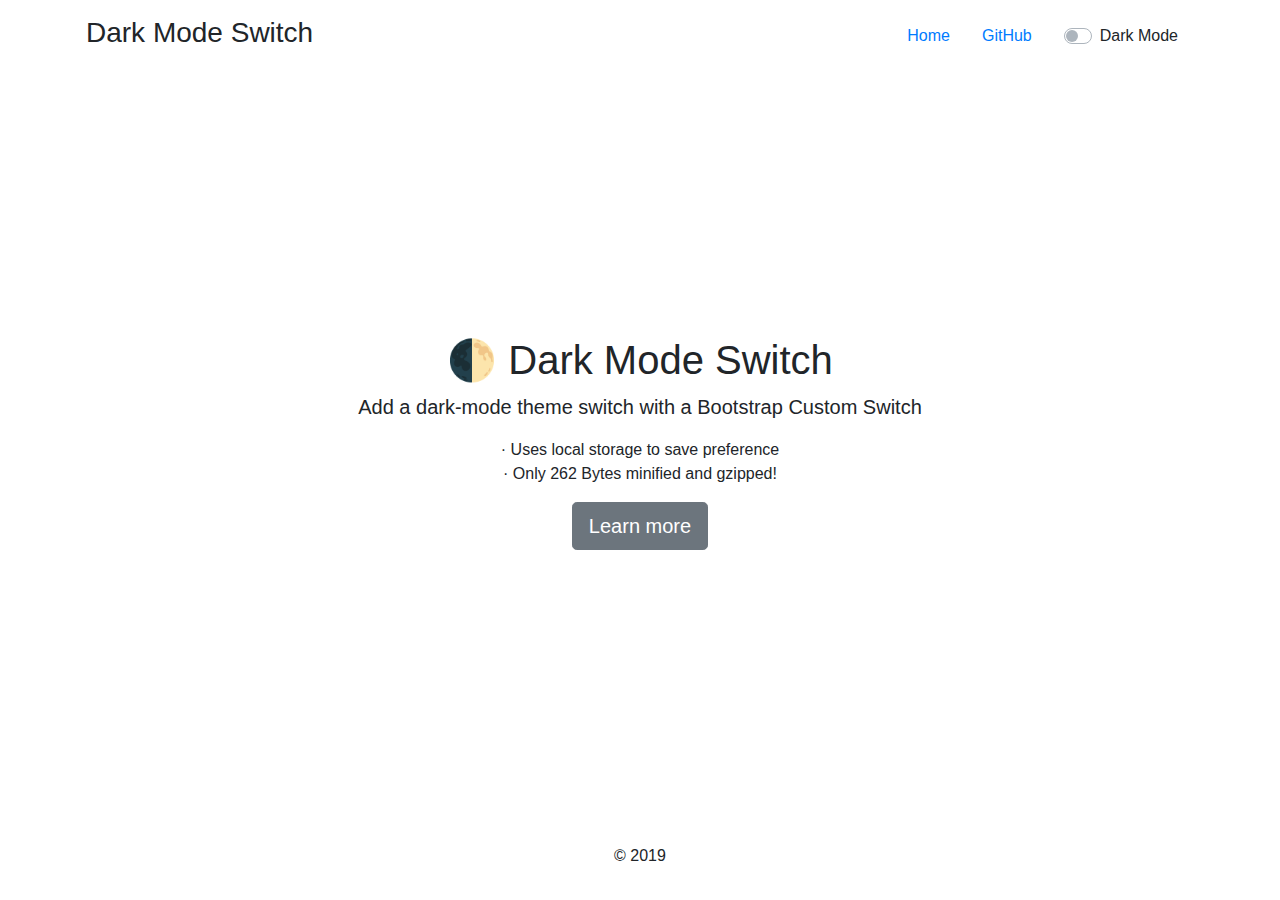
<file: tutorial_website/assets/darkmode/index.html>
<!doctype html>
<html lang="en" class="h-100">

<head>
  <meta charset="utf-8">
  <meta http-equiv="x-ua-compatible" content="ie=edge">
  <meta name="viewport" content="width=device-width, initial-scale=1">
  <title>Dark Mode Switch</title>
  <meta name="description" content="Add a dark-mode theme toggle with a Bootstrap Custom Switch">

  <meta property="og:site_name" content="GitHub">
  <meta property="og:image"
    content="https://repository-images.githubusercontent.com/194995309/38db8f80-9db7-11e9-998f-43f2a26d9e0b">
  <meta property="og:title" content="dark-mode-switch">
  <meta property="og:description" content="Add a dark-mode theme toggle with a Bootstrap Custom Switch">
  <meta property="og:url" content="https://coliff.github.io/dark-mode-switch/">
  <link rel="author" href="https://christianoliff.com/">

  <link rel="stylesheet" href="https://stackpath.bootstrapcdn.com/bootstrap/4.4.1/css/bootstrap.min.css">
  <link rel="stylesheet" href="dark-mode.css">
</head>

<body class="bg-white text-center d-flex h-100">
  <div class="container d-flex p-3 mx-auto flex-column">
    <header class="mb-auto">
      <h3 class="float-left">Dark Mode Switch</h3>
      <nav class="nav justify-content-center float-right">
        <a class="nav-link active" href="https://coliff.github.io/dark-mode-switch/">Home</a>
        <a class="nav-link" href="https://github.com/coliff/dark-mode-switch" target="_blank">GitHub</a>
        <div class="nav-link">

          <div class="custom-control custom-switch">
            <input type="checkbox" class="custom-control-input" id="darkSwitch">
            <label class="custom-control-label" for="darkSwitch">Dark Mode</label>
          </div>

          <script src="dark-mode-switch.min.js"></script>

        </div>
      </nav>
    </header>

    <main role="main">
      <h1>🌓 Dark Mode Switch</h1>
      <p class="lead">Add a dark-mode theme switch with a Bootstrap Custom Switch</p>
      <ul class="list-unstyled">
        <li>&middot; Uses local storage to save preference</li>
        <li>&middot; Only 262 Bytes minified and gzipped!</li>
      </ul>
      <p>
        <a href="https://github.com/coliff/dark-mode-switch" target="_blank" rel="noopener"
          class="btn btn-lg btn-secondary">
          Learn more
        </a>
      </p>
    </main>

    <footer class="mt-auto">
      <p>&copy; 2019</p>
    </footer>

  </div>
</body>

</html>
</file>
<file: tutorial_website/assets/darkmode/dark-mode.css>
[data-theme="dark"] {
  background-color: #111 !important;
  color: #eee;
}

[data-theme="dark"] .bg-light {
  background-color: #333 !important;
}

[data-theme="dark"] .bg-white {
  background-color: #000 !important;
}

[data-theme="dark"] .bg-black {
  background-color: #eee !important;
}
</file>
